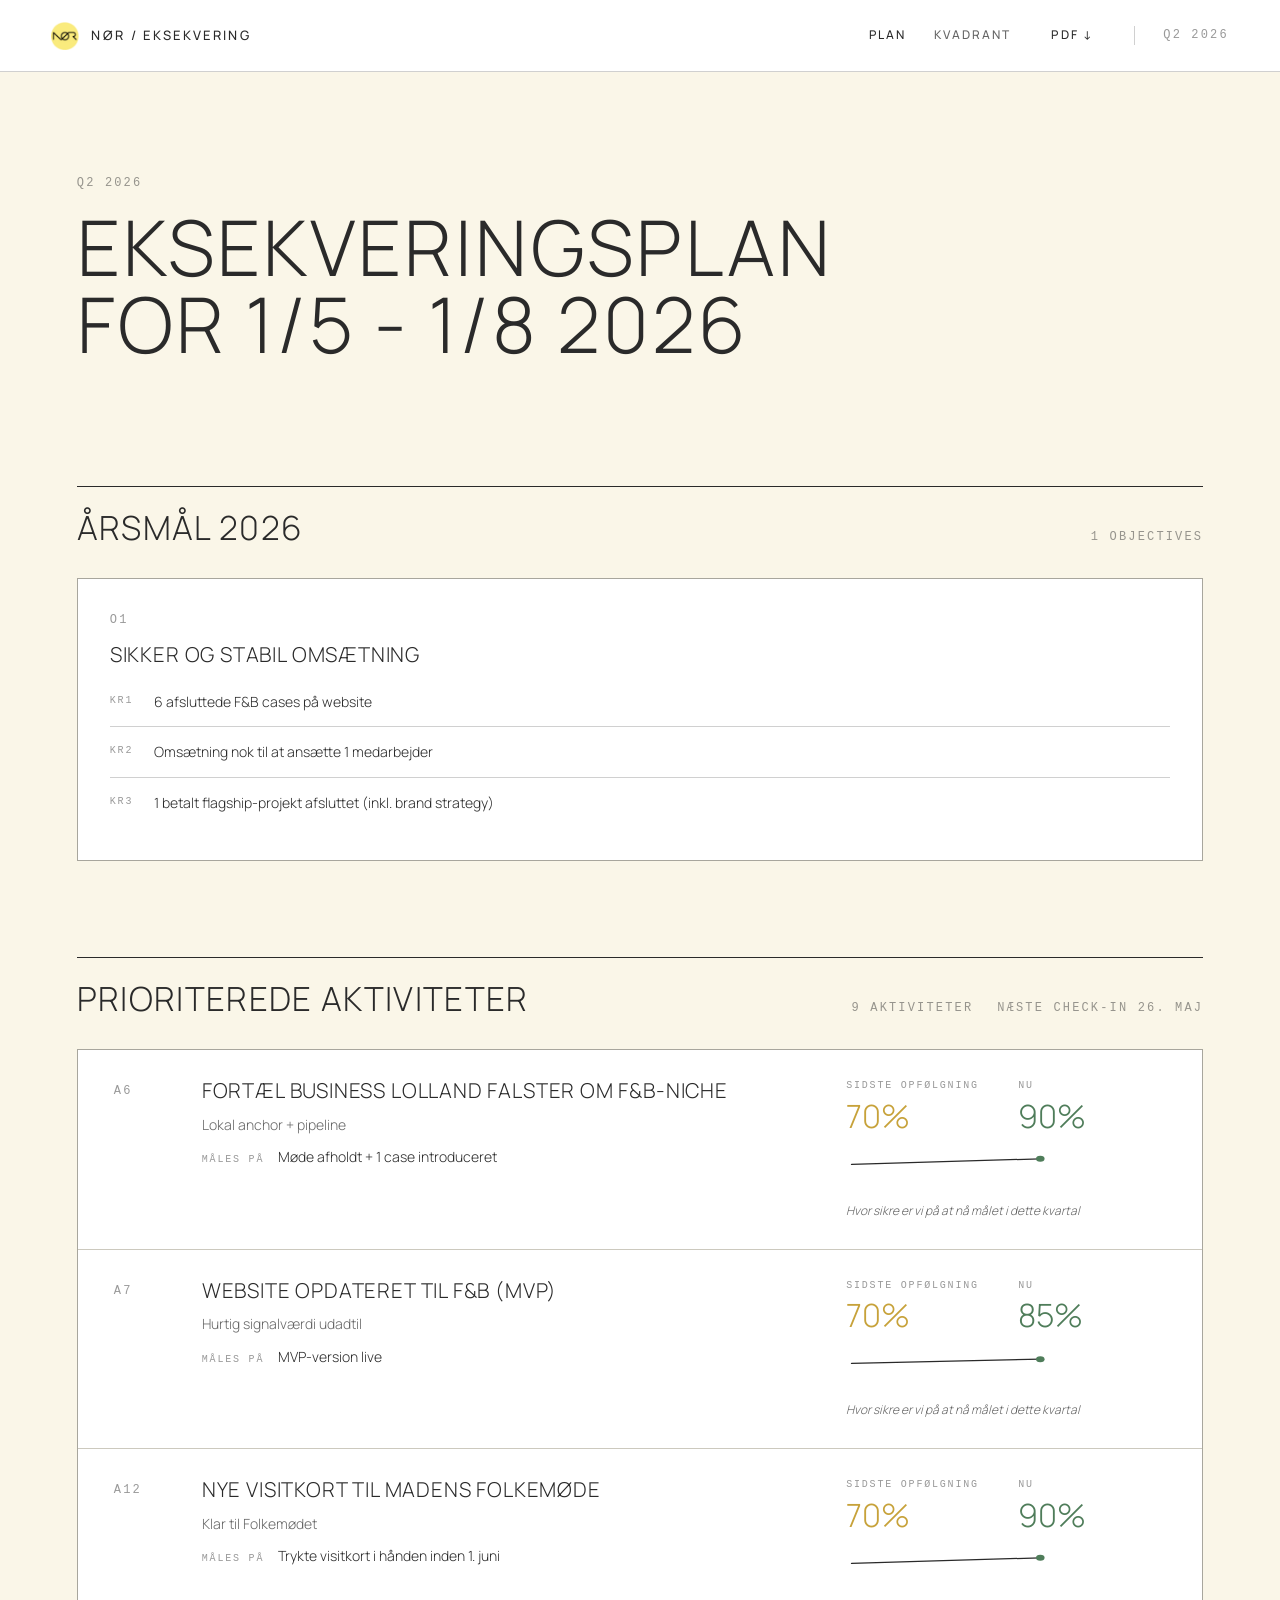
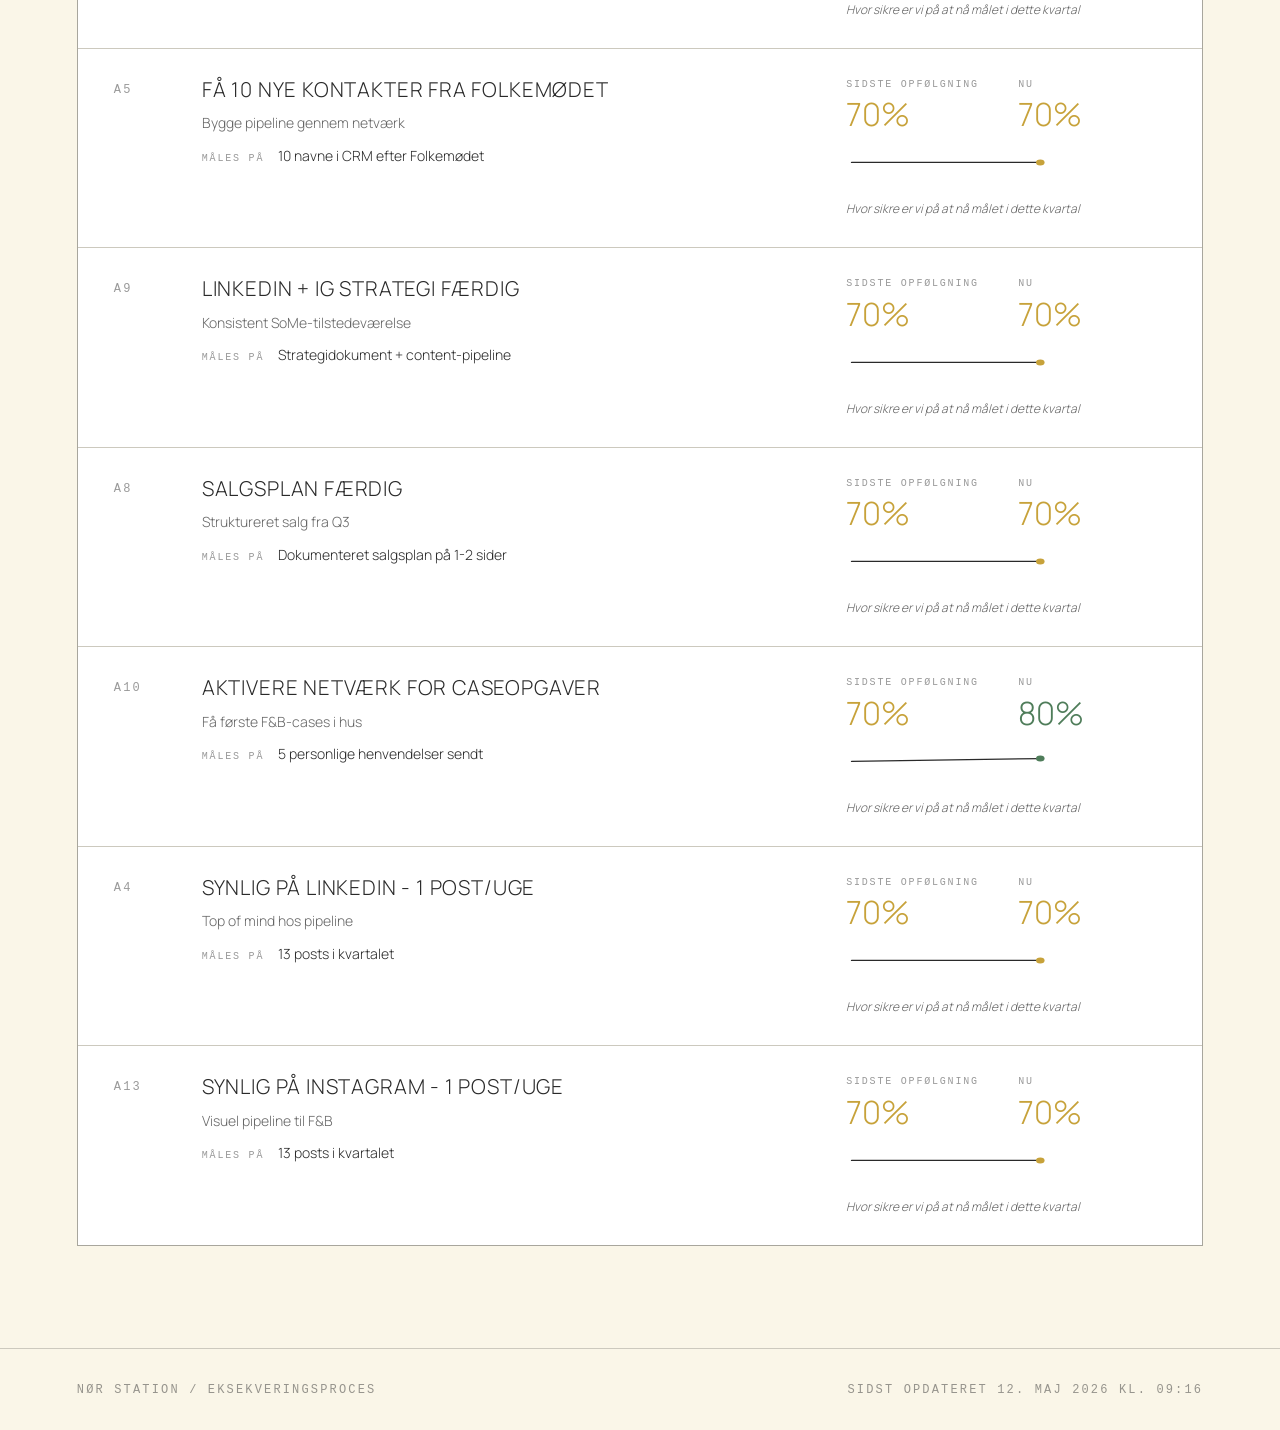
<file: nor-station/index.html>
<!doctype html>
<html lang="da">
<head>
<meta charset="utf-8" />
<meta name="viewport" content="width=device-width, initial-scale=1" />
<title>Eksekveringsplan / NØR Station Q2 2026</title>
<link rel="icon" type="image/png" href="assets/nor-mark.png" />
<link rel="stylesheet" href="assets/nor.css" />
<link rel="stylesheet" href="assets/exec.css?v=11" />
<style>@page { size: A4 portrait; margin: 12mm; }</style>
</head>
<body>
<header class="ns-header">
  <a href="index.html" class="ns-logo">
    <img src="assets/nor-mark.png" alt="NØR" />
    <span>NØR / EKSEKVERING</span>
  </a>
  <nav class="ns-nav-links">
    <a href="index.html" class="is-active">Plan</a>
    <a href="workshop.html" class="">Kvadrant</a>
    <a href="eksekveringsplan.pdf" download class="ns-nav-pdf">PDF ↓</a>
    <span class="ns-quarter">Q2 2026</span>
  </nav>
</header>
<section class="ns-intro">
  <div class="ns-intro__eyebrow">Q2 2026</div>
  <h1 class="ns-intro__title">Eksekveringsplan for 1/5 - 1/8 2026</h1>
</section>
<section class="ns-year">
  <div class="ns-year__head">
    <h2 class="ns-year__title">Årsmål 2026</h2>
    <span class="ns-year__count">1 objectives</span>
  </div>
  <div class="ns-objectives">
    <article class="ns-obj">
  <div class="ns-obj__id">O1</div>
  <h3 class="ns-obj__title">Sikker og stabil omsætning</h3>
  <ul class="ns-kr-list"><li class="ns-kr"><span class="ns-kr__id">KR1</span><span>6 afsluttede F&amp;B cases på website</span></li>
<li class="ns-kr"><span class="ns-kr__id">KR2</span><span>Omsætning nok til at ansætte 1 medarbejder</span></li>
<li class="ns-kr"><span class="ns-kr__id">KR3</span><span>1 betalt flagship-projekt afsluttet (inkl. brand strategy)</span></li></ul>
</article>
  </div>
</section>
<section class="ns-plan">
  <div class="ns-plan__head">
    <h2 class="ns-year__title">Prioriterede aktiviteter</h2>
    <div class="ns-plan__meta">
      <span>9 aktiviteter</span>
      <span>Næste check-in 26. maj</span>
    </div>
  </div>
  <div class="ns-activities">
    <article class="ns-activity">
  <div class="ns-activity__id">A6</div>
  <div class="ns-activity__main">
    <h3 class="ns-activity__title">Fortæl Business Lolland Falster om F&amp;B-niche</h3>
    <p class="ns-activity__goal">Lokal anchor + pipeline</p>
    <p class="ns-activity__measure">Møde afholdt + 1 case introduceret</p>
  </div>
  <div class="ns-activity__confidence">
    <div class="ns-conf-cell">
      <span class="ns-conf-cell__label">Sidste opfølgning</span>
      <span class="ns-conf-cell__pct" style="color: var(--nor-warning)">70%</span>
    </div>
    <div class="ns-conf-cell">
      <span class="ns-conf-cell__label">Nu</span>
      <span class="ns-conf-cell__pct" style="color: var(--nor-success)">90%</span>
    </div>
    <div class="ns-conf-cell ns-conf-cell--spark">
      <svg viewBox="0 0 140 36" class="ns-spark" xmlns="http://www.w3.org/2000/svg" preserveAspectRatio="none"><polyline points="4.0,12.4 136.0,6.8" fill="none" stroke="var(--nor-ink)" stroke-width="1.25" stroke-linecap="round" stroke-linejoin="round"/><circle cx="136.0" cy="6.8" r="3" fill="var(--nor-success)"/></svg>
      <p class="ns-conf__note">Hvor sikre er vi på at nå målet i dette kvartal</p>
    </div>
  </div>
</article>
<article class="ns-activity">
  <div class="ns-activity__id">A7</div>
  <div class="ns-activity__main">
    <h3 class="ns-activity__title">Website opdateret til F&amp;B (MVP)</h3>
    <p class="ns-activity__goal">Hurtig signalværdi udadtil</p>
    <p class="ns-activity__measure">MVP-version live</p>
  </div>
  <div class="ns-activity__confidence">
    <div class="ns-conf-cell">
      <span class="ns-conf-cell__label">Sidste opfølgning</span>
      <span class="ns-conf-cell__pct" style="color: var(--nor-warning)">70%</span>
    </div>
    <div class="ns-conf-cell">
      <span class="ns-conf-cell__label">Nu</span>
      <span class="ns-conf-cell__pct" style="color: var(--nor-success)">85%</span>
    </div>
    <div class="ns-conf-cell ns-conf-cell--spark">
      <svg viewBox="0 0 140 36" class="ns-spark" xmlns="http://www.w3.org/2000/svg" preserveAspectRatio="none"><polyline points="4.0,12.4 136.0,8.2" fill="none" stroke="var(--nor-ink)" stroke-width="1.25" stroke-linecap="round" stroke-linejoin="round"/><circle cx="136.0" cy="8.2" r="3" fill="var(--nor-success)"/></svg>
      <p class="ns-conf__note">Hvor sikre er vi på at nå målet i dette kvartal</p>
    </div>
  </div>
</article>
<article class="ns-activity">
  <div class="ns-activity__id">A12</div>
  <div class="ns-activity__main">
    <h3 class="ns-activity__title">Nye visitkort til Madens Folkemøde</h3>
    <p class="ns-activity__goal">Klar til Folkemødet</p>
    <p class="ns-activity__measure">Trykte visitkort i hånden inden 1. juni</p>
  </div>
  <div class="ns-activity__confidence">
    <div class="ns-conf-cell">
      <span class="ns-conf-cell__label">Sidste opfølgning</span>
      <span class="ns-conf-cell__pct" style="color: var(--nor-warning)">70%</span>
    </div>
    <div class="ns-conf-cell">
      <span class="ns-conf-cell__label">Nu</span>
      <span class="ns-conf-cell__pct" style="color: var(--nor-success)">90%</span>
    </div>
    <div class="ns-conf-cell ns-conf-cell--spark">
      <svg viewBox="0 0 140 36" class="ns-spark" xmlns="http://www.w3.org/2000/svg" preserveAspectRatio="none"><polyline points="4.0,12.4 136.0,6.8" fill="none" stroke="var(--nor-ink)" stroke-width="1.25" stroke-linecap="round" stroke-linejoin="round"/><circle cx="136.0" cy="6.8" r="3" fill="var(--nor-success)"/></svg>
      <p class="ns-conf__note">Hvor sikre er vi på at nå målet i dette kvartal</p>
    </div>
  </div>
</article>
<article class="ns-activity">
  <div class="ns-activity__id">A5</div>
  <div class="ns-activity__main">
    <h3 class="ns-activity__title">Få 10 nye kontakter fra Folkemødet</h3>
    <p class="ns-activity__goal">Bygge pipeline gennem netværk</p>
    <p class="ns-activity__measure">10 navne i CRM efter Folkemødet</p>
  </div>
  <div class="ns-activity__confidence">
    <div class="ns-conf-cell">
      <span class="ns-conf-cell__label">Sidste opfølgning</span>
      <span class="ns-conf-cell__pct" style="color: var(--nor-warning)">70%</span>
    </div>
    <div class="ns-conf-cell">
      <span class="ns-conf-cell__label">Nu</span>
      <span class="ns-conf-cell__pct" style="color: var(--nor-warning)">70%</span>
    </div>
    <div class="ns-conf-cell ns-conf-cell--spark">
      <svg viewBox="0 0 140 36" class="ns-spark" xmlns="http://www.w3.org/2000/svg" preserveAspectRatio="none"><polyline points="4.0,12.4 136.0,12.4" fill="none" stroke="var(--nor-ink)" stroke-width="1.25" stroke-linecap="round" stroke-linejoin="round"/><circle cx="136.0" cy="12.4" r="3" fill="var(--nor-warning)"/></svg>
      <p class="ns-conf__note">Hvor sikre er vi på at nå målet i dette kvartal</p>
    </div>
  </div>
</article>
<article class="ns-activity">
  <div class="ns-activity__id">A9</div>
  <div class="ns-activity__main">
    <h3 class="ns-activity__title">LinkedIn + IG strategi færdig</h3>
    <p class="ns-activity__goal">Konsistent SoMe-tilstedeværelse</p>
    <p class="ns-activity__measure">Strategidokument + content-pipeline</p>
  </div>
  <div class="ns-activity__confidence">
    <div class="ns-conf-cell">
      <span class="ns-conf-cell__label">Sidste opfølgning</span>
      <span class="ns-conf-cell__pct" style="color: var(--nor-warning)">70%</span>
    </div>
    <div class="ns-conf-cell">
      <span class="ns-conf-cell__label">Nu</span>
      <span class="ns-conf-cell__pct" style="color: var(--nor-warning)">70%</span>
    </div>
    <div class="ns-conf-cell ns-conf-cell--spark">
      <svg viewBox="0 0 140 36" class="ns-spark" xmlns="http://www.w3.org/2000/svg" preserveAspectRatio="none"><polyline points="4.0,12.4 136.0,12.4" fill="none" stroke="var(--nor-ink)" stroke-width="1.25" stroke-linecap="round" stroke-linejoin="round"/><circle cx="136.0" cy="12.4" r="3" fill="var(--nor-warning)"/></svg>
      <p class="ns-conf__note">Hvor sikre er vi på at nå målet i dette kvartal</p>
    </div>
  </div>
</article>
<article class="ns-activity">
  <div class="ns-activity__id">A8</div>
  <div class="ns-activity__main">
    <h3 class="ns-activity__title">Salgsplan færdig</h3>
    <p class="ns-activity__goal">Struktureret salg fra Q3</p>
    <p class="ns-activity__measure">Dokumenteret salgsplan på 1-2 sider</p>
  </div>
  <div class="ns-activity__confidence">
    <div class="ns-conf-cell">
      <span class="ns-conf-cell__label">Sidste opfølgning</span>
      <span class="ns-conf-cell__pct" style="color: var(--nor-warning)">70%</span>
    </div>
    <div class="ns-conf-cell">
      <span class="ns-conf-cell__label">Nu</span>
      <span class="ns-conf-cell__pct" style="color: var(--nor-warning)">70%</span>
    </div>
    <div class="ns-conf-cell ns-conf-cell--spark">
      <svg viewBox="0 0 140 36" class="ns-spark" xmlns="http://www.w3.org/2000/svg" preserveAspectRatio="none"><polyline points="4.0,12.4 136.0,12.4" fill="none" stroke="var(--nor-ink)" stroke-width="1.25" stroke-linecap="round" stroke-linejoin="round"/><circle cx="136.0" cy="12.4" r="3" fill="var(--nor-warning)"/></svg>
      <p class="ns-conf__note">Hvor sikre er vi på at nå målet i dette kvartal</p>
    </div>
  </div>
</article>
<article class="ns-activity">
  <div class="ns-activity__id">A10</div>
  <div class="ns-activity__main">
    <h3 class="ns-activity__title">Aktivere netværk for caseopgaver</h3>
    <p class="ns-activity__goal">Få første F&amp;B-cases i hus</p>
    <p class="ns-activity__measure">5 personlige henvendelser sendt</p>
  </div>
  <div class="ns-activity__confidence">
    <div class="ns-conf-cell">
      <span class="ns-conf-cell__label">Sidste opfølgning</span>
      <span class="ns-conf-cell__pct" style="color: var(--nor-warning)">70%</span>
    </div>
    <div class="ns-conf-cell">
      <span class="ns-conf-cell__label">Nu</span>
      <span class="ns-conf-cell__pct" style="color: var(--nor-success)">80%</span>
    </div>
    <div class="ns-conf-cell ns-conf-cell--spark">
      <svg viewBox="0 0 140 36" class="ns-spark" xmlns="http://www.w3.org/2000/svg" preserveAspectRatio="none"><polyline points="4.0,12.4 136.0,9.6" fill="none" stroke="var(--nor-ink)" stroke-width="1.25" stroke-linecap="round" stroke-linejoin="round"/><circle cx="136.0" cy="9.6" r="3" fill="var(--nor-success)"/></svg>
      <p class="ns-conf__note">Hvor sikre er vi på at nå målet i dette kvartal</p>
    </div>
  </div>
</article>
<article class="ns-activity">
  <div class="ns-activity__id">A4</div>
  <div class="ns-activity__main">
    <h3 class="ns-activity__title">Synlig på LinkedIn - 1 post/uge</h3>
    <p class="ns-activity__goal">Top of mind hos pipeline</p>
    <p class="ns-activity__measure">13 posts i kvartalet</p>
  </div>
  <div class="ns-activity__confidence">
    <div class="ns-conf-cell">
      <span class="ns-conf-cell__label">Sidste opfølgning</span>
      <span class="ns-conf-cell__pct" style="color: var(--nor-warning)">70%</span>
    </div>
    <div class="ns-conf-cell">
      <span class="ns-conf-cell__label">Nu</span>
      <span class="ns-conf-cell__pct" style="color: var(--nor-warning)">70%</span>
    </div>
    <div class="ns-conf-cell ns-conf-cell--spark">
      <svg viewBox="0 0 140 36" class="ns-spark" xmlns="http://www.w3.org/2000/svg" preserveAspectRatio="none"><polyline points="4.0,12.4 136.0,12.4" fill="none" stroke="var(--nor-ink)" stroke-width="1.25" stroke-linecap="round" stroke-linejoin="round"/><circle cx="136.0" cy="12.4" r="3" fill="var(--nor-warning)"/></svg>
      <p class="ns-conf__note">Hvor sikre er vi på at nå målet i dette kvartal</p>
    </div>
  </div>
</article>
<article class="ns-activity">
  <div class="ns-activity__id">A13</div>
  <div class="ns-activity__main">
    <h3 class="ns-activity__title">Synlig på Instagram - 1 post/uge</h3>
    <p class="ns-activity__goal">Visuel pipeline til F&amp;B</p>
    <p class="ns-activity__measure">13 posts i kvartalet</p>
  </div>
  <div class="ns-activity__confidence">
    <div class="ns-conf-cell">
      <span class="ns-conf-cell__label">Sidste opfølgning</span>
      <span class="ns-conf-cell__pct" style="color: var(--nor-warning)">70%</span>
    </div>
    <div class="ns-conf-cell">
      <span class="ns-conf-cell__label">Nu</span>
      <span class="ns-conf-cell__pct" style="color: var(--nor-warning)">70%</span>
    </div>
    <div class="ns-conf-cell ns-conf-cell--spark">
      <svg viewBox="0 0 140 36" class="ns-spark" xmlns="http://www.w3.org/2000/svg" preserveAspectRatio="none"><polyline points="4.0,12.4 136.0,12.4" fill="none" stroke="var(--nor-ink)" stroke-width="1.25" stroke-linecap="round" stroke-linejoin="round"/><circle cx="136.0" cy="12.4" r="3" fill="var(--nor-warning)"/></svg>
      <p class="ns-conf__note">Hvor sikre er vi på at nå målet i dette kvartal</p>
    </div>
  </div>
</article>
  </div>
</section>
<footer class="ns-exec-foot">
  <div>NØR Station / Eksekveringsproces</div>
  <div>Sidst opdateret 12. maj 2026 kl. 09:16</div>
</footer>
</body></html>
</file>
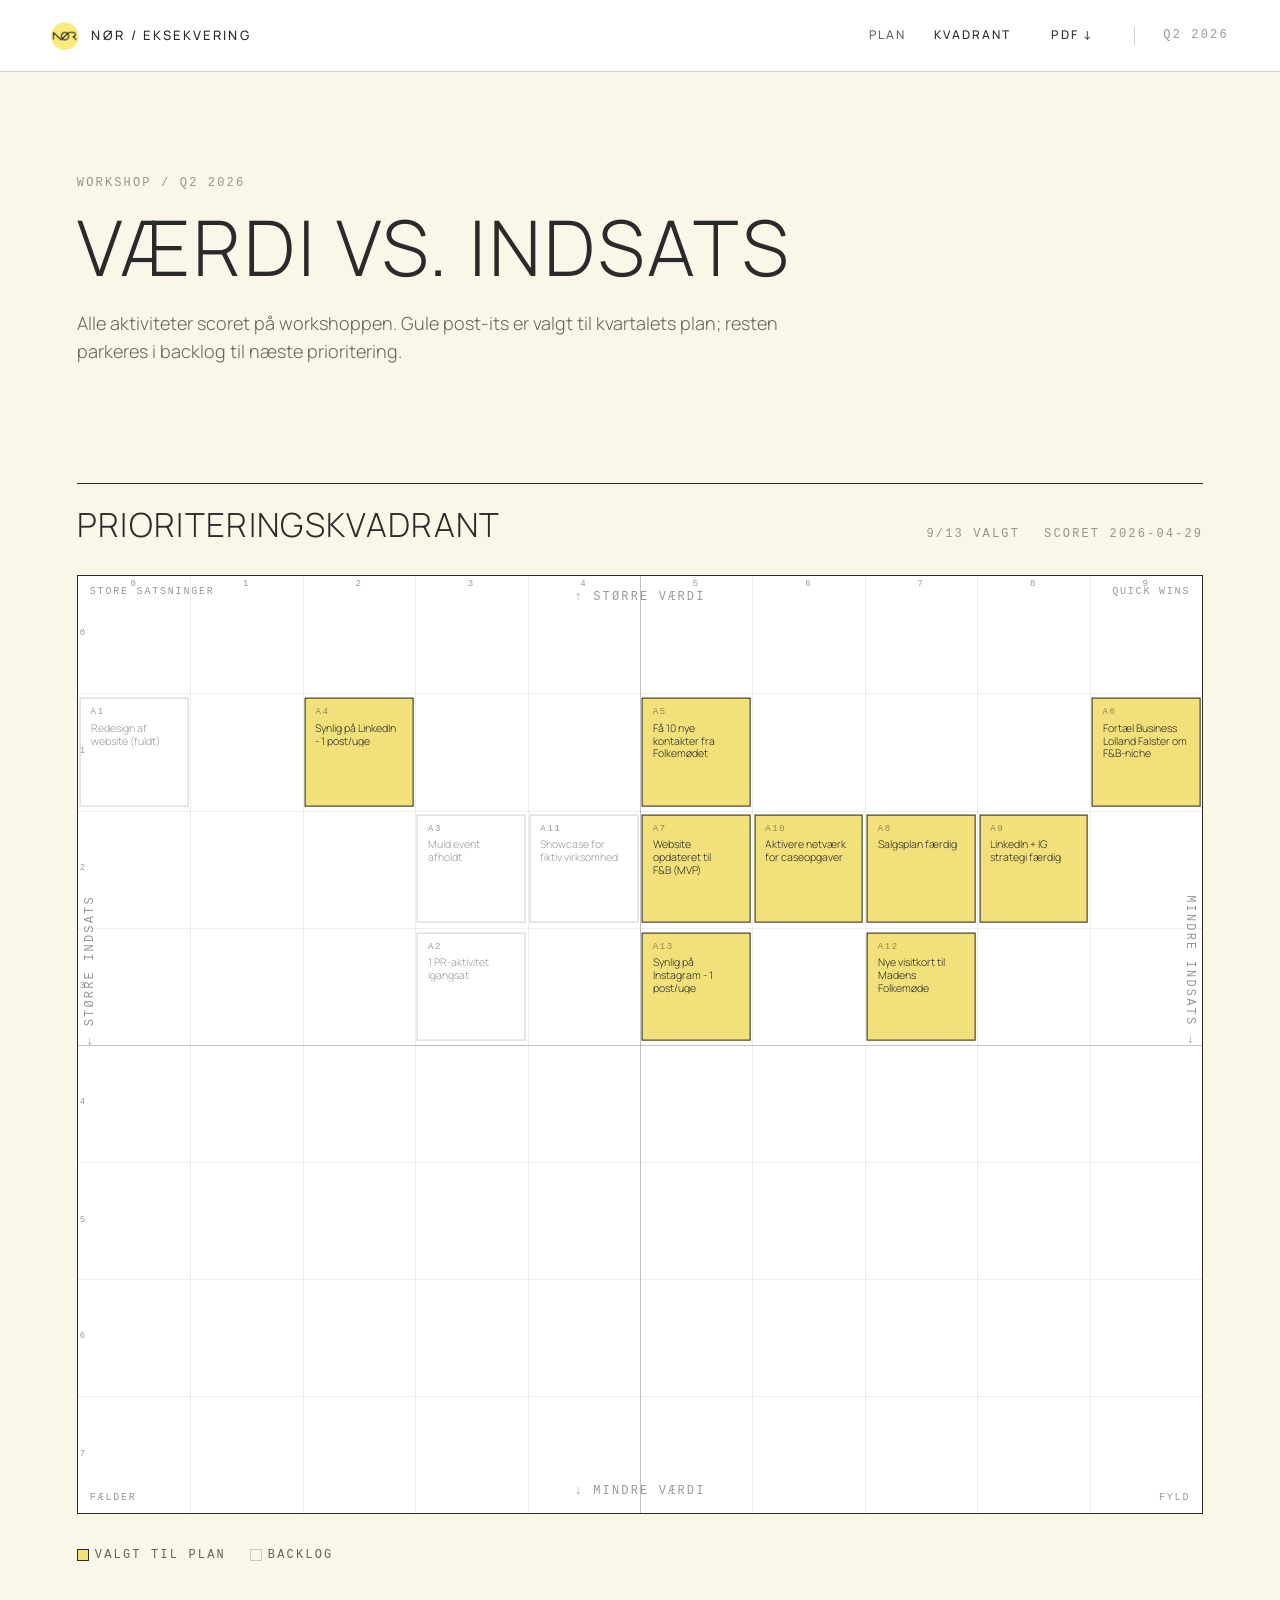
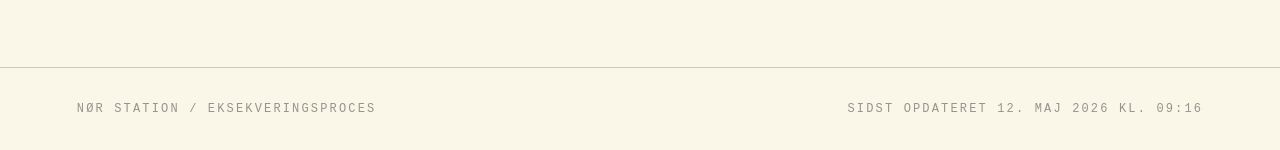
<file: nor-station/workshop.html>
<!doctype html>
<html lang="da">
<head>
<meta charset="utf-8" />
<meta name="viewport" content="width=device-width, initial-scale=1" />
<title>Workshop - NØR Station 2026-Q2</title>
<link rel="icon" type="image/png" href="assets/nor-mark.png" />
<link rel="stylesheet" href="assets/nor.css" />
<link rel="stylesheet" href="assets/exec.css?v=11" />
<style>@page { size: A4 landscape; margin: 12mm; }</style>
</head>
<body>
<header class="ns-header">
  <a href="index.html" class="ns-logo">
    <img src="assets/nor-mark.png" alt="NØR" />
    <span>NØR / EKSEKVERING</span>
  </a>
  <nav class="ns-nav-links">
    <a href="index.html" class="">Plan</a>
    <a href="workshop.html" class="is-active">Kvadrant</a>
    <a href="eksekveringsplan.pdf" download class="ns-nav-pdf">PDF ↓</a>
    <span class="ns-quarter">Q2 2026</span>
  </nav>
</header>
<section class="ns-intro">
  <div class="ns-intro__eyebrow">Workshop / Q2 2026</div>
  <h1 class="ns-intro__title">Værdi vs. Indsats</h1>
  <p class="ns-intro__lead">Alle aktiviteter scoret på workshoppen. Gule post-its er valgt til kvartalets plan; resten parkeres i backlog til næste prioritering.</p>
</section>

<section class="ns-workshop">
  <div class="ns-plan__head">
    <h2 class="ns-year__title">Prioriteringskvadrant</h2>
    <div class="ns-plan__meta">
      <span>9/13 valgt</span>
      <span>Scoret 2026-04-29</span>
    </div>
  </div>
  <div class="ns-quad">
    <div class="ns-grid-line ns-grid-line--v" style="left: 10.0%"></div>
<div class="ns-grid-line ns-grid-line--v" style="left: 20.0%"></div>
<div class="ns-grid-line ns-grid-line--v" style="left: 30.0%"></div>
<div class="ns-grid-line ns-grid-line--v" style="left: 40.0%"></div>
<div class="ns-grid-line ns-grid-line--v" style="left: 50.0%"></div>
<div class="ns-grid-line ns-grid-line--v" style="left: 60.0%"></div>
<div class="ns-grid-line ns-grid-line--v" style="left: 70.0%"></div>
<div class="ns-grid-line ns-grid-line--v" style="left: 80.0%"></div>
<div class="ns-grid-line ns-grid-line--v" style="left: 90.0%"></div>
<div class="ns-grid-line ns-grid-line--h" style="top: 12.5%"></div>
<div class="ns-grid-line ns-grid-line--h" style="top: 25.0%"></div>
<div class="ns-grid-line ns-grid-line--h" style="top: 37.5%"></div>
<div class="ns-grid-line ns-grid-line--h" style="top: 50.0%"></div>
<div class="ns-grid-line ns-grid-line--h" style="top: 62.5%"></div>
<div class="ns-grid-line ns-grid-line--h" style="top: 75.0%"></div>
<div class="ns-grid-line ns-grid-line--h" style="top: 87.5%"></div>
<span class="ns-grid-label ns-grid-label--col" style="left: 5.0%">0</span>
<span class="ns-grid-label ns-grid-label--col" style="left: 15.0%">1</span>
<span class="ns-grid-label ns-grid-label--col" style="left: 25.0%">2</span>
<span class="ns-grid-label ns-grid-label--col" style="left: 35.0%">3</span>
<span class="ns-grid-label ns-grid-label--col" style="left: 45.0%">4</span>
<span class="ns-grid-label ns-grid-label--col" style="left: 55.0%">5</span>
<span class="ns-grid-label ns-grid-label--col" style="left: 65.0%">6</span>
<span class="ns-grid-label ns-grid-label--col" style="left: 75.0%">7</span>
<span class="ns-grid-label ns-grid-label--col" style="left: 85.0%">8</span>
<span class="ns-grid-label ns-grid-label--col" style="left: 95.0%">9</span>
<span class="ns-grid-label ns-grid-label--row" style="top: 6.2%">0</span>
<span class="ns-grid-label ns-grid-label--row" style="top: 18.8%">1</span>
<span class="ns-grid-label ns-grid-label--row" style="top: 31.2%">2</span>
<span class="ns-grid-label ns-grid-label--row" style="top: 43.8%">3</span>
<span class="ns-grid-label ns-grid-label--row" style="top: 56.2%">4</span>
<span class="ns-grid-label ns-grid-label--row" style="top: 68.8%">5</span>
<span class="ns-grid-label ns-grid-label--row" style="top: 81.2%">6</span>
<span class="ns-grid-label ns-grid-label--row" style="top: 93.8%">7</span>
    <div class="ns-quad__axis-x"></div>
    <div class="ns-quad__axis-y"></div>
    <span class="ns-quad__label ns-quad__label--top">↑ Større værdi</span>
    <span class="ns-quad__label ns-quad__label--bottom">↓ Mindre værdi</span>
    <span class="ns-quad__label ns-quad__label--left">← Større indsats</span>
    <span class="ns-quad__label ns-quad__label--right">Mindre indsats →</span>
    <span class="ns-quad__corner ns-quad__corner--tl">Store satsninger</span>
    <span class="ns-quad__corner ns-quad__corner--tr">Quick wins</span>
    <span class="ns-quad__corner ns-quad__corner--bl">Fælder</span>
    <span class="ns-quad__corner ns-quad__corner--br">Fyld</span>
    <div class="ns-postit ns-postit--unselected" style="left: 5.0%; top: 18.8%;"><span class="ns-postit__id">A1</span><span class="ns-postit__text">Redesign af website (fuldt)</span></div>
<div class="ns-postit" style="left: 25.0%; top: 18.8%;"><span class="ns-postit__id">A4</span><span class="ns-postit__text">Synlig på LinkedIn - 1 post/uge</span></div>
<div class="ns-postit ns-postit--unselected" style="left: 35.0%; top: 43.8%;"><span class="ns-postit__id">A2</span><span class="ns-postit__text">1 PR-aktivitet igangsat</span></div>
<div class="ns-postit ns-postit--unselected" style="left: 35.0%; top: 31.2%;"><span class="ns-postit__id">A3</span><span class="ns-postit__text">Muld event afholdt</span></div>
<div class="ns-postit" style="left: 55.0%; top: 18.8%;"><span class="ns-postit__id">A5</span><span class="ns-postit__text">Få 10 nye kontakter fra Folkemødet</span></div>
<div class="ns-postit" style="left: 95.0%; top: 18.8%;"><span class="ns-postit__id">A6</span><span class="ns-postit__text">Fortæl Business Lolland Falster om F&amp;B-niche</span></div>
<div class="ns-postit" style="left: 55.0%; top: 31.2%;"><span class="ns-postit__id">A7</span><span class="ns-postit__text">Website opdateret til F&amp;B (MVP)</span></div>
<div class="ns-postit" style="left: 75.0%; top: 31.2%;"><span class="ns-postit__id">A8</span><span class="ns-postit__text">Salgsplan færdig</span></div>
<div class="ns-postit" style="left: 85.0%; top: 31.2%;"><span class="ns-postit__id">A9</span><span class="ns-postit__text">LinkedIn + IG strategi færdig</span></div>
<div class="ns-postit" style="left: 65.0%; top: 31.2%;"><span class="ns-postit__id">A10</span><span class="ns-postit__text">Aktivere netværk for caseopgaver</span></div>
<div class="ns-postit ns-postit--unselected" style="left: 45.0%; top: 31.2%;"><span class="ns-postit__id">A11</span><span class="ns-postit__text">Showcase for fiktiv virksomhed</span></div>
<div class="ns-postit" style="left: 75.0%; top: 43.8%;"><span class="ns-postit__id">A12</span><span class="ns-postit__text">Nye visitkort til Madens Folkemøde</span></div>
<div class="ns-postit" style="left: 55.0%; top: 43.8%;"><span class="ns-postit__id">A13</span><span class="ns-postit__text">Synlig på Instagram - 1 post/uge</span></div>
  </div>
  <div class="ns-legend">
    <span><span class="ns-legend__swatch ns-legend__swatch--selected"></span>Valgt til plan</span>
    <span><span class="ns-legend__swatch ns-legend__swatch--unselected"></span>Backlog</span>
  </div>
</section>
<footer class="ns-exec-foot">
  <div>NØR Station / Eksekveringsproces</div>
  <div>Sidst opdateret 12. maj 2026 kl. 09:16</div>
</footer>
</body></html>
</file>
<file: nor-station/assets/nor.css>
/* =========================================================
   NØR Station — Colors, Type & Foundations
   Reconstructed from norstation.com (yellow / slate brand)
   ========================================================= */

@import url('https://fonts.googleapis.com/css2?family=Manrope:wght@200;300;400;500;600;700&display=swap');

:root {
  /* ---------- Color: Brand ---------- */
  --nor-yellow:      #F2E07A;   /* primary brand surface */
  --nor-yellow-deep: #E6CF5C;   /* hover / pressed */
  --nor-slate:       #6E7B86;   /* neutral / contrast surface */
  --nor-slate-deep:  #4E5963;   /* dark slate */
  --nor-ink:         #2A2A2A;   /* type — soft black, never pure */
  --nor-ink-deep:    #1A1A1A;   /* on yellow, occasionally pure ink */
  --nor-paper:       #FFFFFF;   /* white surface */
  --nor-paper-warm:  #FAF6E8;   /* very pale yellow tint */

  /* ---------- Color: Semantic neutrals ---------- */
  --nor-fg-1:    var(--nor-ink);          /* primary text */
  --nor-fg-2:    rgba(42,42,42,0.72);     /* secondary text */
  --nor-fg-3:    rgba(42,42,42,0.48);     /* tertiary / captions */
  --nor-fg-mute: rgba(42,42,42,0.22);     /* hairlines, dividers */

  --nor-bg-1: var(--nor-paper);           /* page bg (white) */
  --nor-bg-2: var(--nor-yellow);          /* signature yellow */
  --nor-bg-3: var(--nor-slate);           /* slate */
  --nor-bg-warm: var(--nor-paper-warm);   /* tinted soft */
  --nor-bg-inverse: var(--nor-slate-deep);

  --nor-fg-on-yellow-1: var(--nor-ink);
  --nor-fg-on-yellow-2: rgba(42,42,42,0.78);
  --nor-fg-on-slate-1:  #FAF6E8;
  --nor-fg-on-slate-2:  rgba(250,246,232,0.72);

  /* ---------- Color: Status (utility, rarely used) ---------- */
  --nor-success: #4F7D5A;
  --nor-warning: #C7A23A;
  --nor-danger:  #B7553B;
  --nor-info:    #5A7891;

  /* ---------- Type: Families ---------- */
  --nor-font-display: 'Manrope', 'Helvetica Neue', Helvetica, Arial, system-ui, sans-serif;
  --nor-font-body:    'Manrope', 'Helvetica Neue', Helvetica, Arial, system-ui, sans-serif;
  --nor-font-mono:    ui-monospace, 'SFMono-Regular', Menlo, Consolas, monospace;

  /* ---------- Type: Weights ----------
     The wordmark is THIN linework. Display headlines lean light/regular,
     not heavy. Bold is reserved for small UI labels. */
  --nor-w-thin:      200;
  --nor-w-light:     300;
  --nor-w-regular:   400;
  --nor-w-medium:    500;
  --nor-w-semibold:  600;
  --nor-w-bold:      700;

  /* ---------- Type: Sizes (fluid) ---------- */
  --nor-fs-mega:    clamp(56px, 9vw, 144px);
  --nor-fs-h1:      clamp(40px, 6vw, 88px);
  --nor-fs-h2:      clamp(32px, 4.5vw, 64px);
  --nor-fs-h3:      clamp(22px, 2.6vw, 36px);
  --nor-fs-h4:      clamp(18px, 1.6vw, 22px);
  --nor-fs-lead:    clamp(18px, 1.4vw, 22px);
  --nor-fs-body:    16px;
  --nor-fs-small:   14px;
  --nor-fs-eyebrow: 12px;
  --nor-fs-caption: 11px;

  /* ---------- Type: Tracking ---------- */
  --nor-tr-tight:    -0.005em;   /* light display still wants room */
  --nor-tr-normal:    0em;
  --nor-tr-display:   0.04em;    /* display all-caps gets airy spacing */
  --nor-tr-eyebrow:   0.18em;
  --nor-tr-wide:      0.28em;    /* like the "STATION" wordmark */

  /* ---------- Type: Line height ---------- */
  --nor-lh-display: 1.0;
  --nor-lh-tight:   1.1;
  --nor-lh-normal:  1.55;
  --nor-lh-loose:   1.75;

  /* ---------- Spacing (8px base) ---------- */
  --nor-s-1:  4px;
  --nor-s-2:  8px;
  --nor-s-3:  12px;
  --nor-s-4:  16px;
  --nor-s-5:  24px;
  --nor-s-6:  32px;
  --nor-s-7:  48px;
  --nor-s-8:  64px;
  --nor-s-9:  96px;
  --nor-s-10: 128px;
  --nor-s-11: 160px;
  --nor-s-12: 200px;

  --nor-section-y: clamp(80px, 12vw, 200px);
  --nor-section-x: clamp(24px, 6vw, 96px);

  /* ---------- Layout ---------- */
  --nor-container: 1440px;
  --nor-gutter: clamp(16px, 2vw, 32px);
  --nor-header-h: 72px;

  /* ---------- Border / radius / shadow ---------- */
  --nor-hairline: 1px solid var(--nor-ink);
  --nor-hairline-mute: 1px solid var(--nor-fg-mute);
  --nor-radius: 0px;
  --nor-radius-circle: 50%;   /* the brand uses circular crops a lot */

  --nor-shadow-none: none;
  --nor-shadow-menu: 0 24px 40px -16px rgba(42,42,42,0.10);
  --nor-shadow-overlay: 0 40px 80px -32px rgba(42,42,42,0.18);

  /* ---------- Motion ---------- */
  --nor-ease:        cubic-bezier(0.22, 0.61, 0.36, 1);
  --nor-dur-fast:    150ms;
  --nor-dur-normal:  300ms;
  --nor-dur-slow:    600ms;
}

html, body {
  background: var(--nor-bg-2); /* yellow is the default brand surface */
  color: var(--nor-fg-1);
  font-family: var(--nor-font-body);
  font-size: var(--nor-fs-body);
  font-weight: var(--nor-w-light);
  line-height: var(--nor-lh-normal);
  -webkit-font-smoothing: antialiased;
  text-rendering: optimizeLegibility;
}

h1, h2, h3, h4, h5, h6 {
  font-family: var(--nor-font-display);
  font-weight: var(--nor-w-light);    /* thin linework feel */
  text-transform: uppercase;
  letter-spacing: var(--nor-tr-display);
  line-height: var(--nor-lh-display);
  margin: 0;
  color: var(--nor-fg-1);
  text-wrap: balance;
}

h1 { font-size: var(--nor-fs-h1); }
h2 { font-size: var(--nor-fs-h2); }
h3 { font-size: var(--nor-fs-h3); }
h4 { font-size: var(--nor-fs-h4); letter-spacing: var(--nor-tr-eyebrow); font-weight: var(--nor-w-medium); }
h5, h6 {
  font-size: var(--nor-fs-eyebrow);
  letter-spacing: var(--nor-tr-eyebrow);
  font-weight: var(--nor-w-medium);
}

.nor-mega {
  font-family: var(--nor-font-display);
  font-size: var(--nor-fs-mega);
  font-weight: var(--nor-w-light);
  text-transform: uppercase;
  line-height: var(--nor-lh-display);
  letter-spacing: var(--nor-tr-display);
  text-wrap: balance;
}

.nor-eyebrow {
  font-size: var(--nor-fs-eyebrow);
  font-weight: var(--nor-w-medium);
  text-transform: uppercase;
  letter-spacing: var(--nor-tr-eyebrow);
  color: var(--nor-fg-2);
}

.nor-lead {
  font-size: var(--nor-fs-lead);
  line-height: var(--nor-lh-normal);
  color: var(--nor-fg-1);
  font-weight: var(--nor-w-light);
  text-wrap: pretty;
}

p {
  font-size: var(--nor-fs-body);
  line-height: var(--nor-lh-loose);
  font-weight: var(--nor-w-light);
  color: var(--nor-fg-1);
  margin: 0 0 1em;
  text-wrap: pretty;
}

small, .nor-small { font-size: var(--nor-fs-small); color: var(--nor-fg-2); }
.nor-caption { font-size: var(--nor-fs-caption); color: var(--nor-fg-3); letter-spacing: var(--nor-tr-eyebrow); text-transform: uppercase; }

a {
  color: inherit;
  text-decoration: none;
  border-bottom: 1px solid currentColor;
  transition: opacity var(--nor-dur-fast) var(--nor-ease);
}
a:hover { opacity: 0.6; }

code, pre, kbd { font-family: var(--nor-font-mono); font-size: 0.92em; }

hr { border: 0; border-top: var(--nor-hairline); margin: var(--nor-s-7) 0; }

/* ========== Buttons ========== */
.nor-btn {
  display: inline-flex;
  align-items: center;
  gap: var(--nor-s-3);
  padding: 14px 28px;
  white-space: nowrap;
  border: 1px solid var(--nor-ink);
  background: transparent;
  color: var(--nor-fg-1);
  font-family: var(--nor-font-display);
  font-size: var(--nor-fs-eyebrow);
  font-weight: var(--nor-w-medium);
  letter-spacing: var(--nor-tr-eyebrow);
  text-transform: uppercase;
  cursor: pointer;
  border-radius: var(--nor-radius);
  transition: background var(--nor-dur-normal) var(--nor-ease),
              color var(--nor-dur-normal) var(--nor-ease);
}
.nor-btn:hover { background: var(--nor-ink); color: var(--nor-yellow); }
.nor-btn--primary { background: var(--nor-ink); color: var(--nor-yellow); }
.nor-btn--primary:hover { background: var(--nor-slate-deep); color: var(--nor-yellow); }
.nor-btn--ghost { border-color: transparent; padding-left: 0; padding-right: 0; }
.nor-btn--ghost:hover { background: transparent; opacity: 0.6; }

/* ========== Inverse (slate) ========== */
.nor-inverse {
  background: var(--nor-bg-inverse);
  color: var(--nor-fg-on-slate-1);
}
.nor-inverse h1, .nor-inverse h2, .nor-inverse h3, .nor-inverse h4,
.nor-inverse p, .nor-inverse a { color: var(--nor-fg-on-slate-1); }
.nor-inverse .nor-eyebrow { color: var(--nor-fg-on-slate-2); }
.nor-inverse .nor-btn { border-color: var(--nor-fg-on-slate-1); color: var(--nor-fg-on-slate-1); }
.nor-inverse .nor-btn:hover { background: var(--nor-yellow); color: var(--nor-ink); border-color: var(--nor-yellow); }

/* ========== Layout helpers ========== */
.nor-container {
  max-width: var(--nor-container);
  margin: 0 auto;
  padding-inline: var(--nor-section-x);
}
.nor-section { padding-block: var(--nor-section-y); }
.nor-stack > * + * { margin-top: var(--nor-s-5); }
.nor-stack-lg > * + * { margin-top: var(--nor-s-7); }

/* ========== Brand circle (signature framing device) ========== */
.nor-circle {
  border-radius: 50%;
  aspect-ratio: 1 / 1;
  display: flex;
  align-items: center;
  justify-content: center;
  background: var(--nor-yellow);
}
</file>
<file: nor-station/assets/exec.css>
/* =========================================================
   NØR Station - Execution / OKR view styles
   Built on top of nor.css (NØR design system)
   ========================================================= */

* { box-sizing: border-box; }
html, body { margin: 0; }
body {
  background: var(--nor-paper-warm);
  color: var(--nor-ink);
}

/* ---------- Header ---------- */
.ns-header {
  position: sticky; top: 0; z-index: 50;
  display: flex; align-items: center; justify-content: space-between;
  padding: 16px clamp(20px, 4vw, 56px);
  height: var(--nor-header-h);
  background: var(--nor-paper);
  border-bottom: var(--nor-hairline-mute);
}
.ns-logo {
  display: flex; align-items: center; gap: 12px;
  font-family: var(--nor-font-display);
  font-weight: var(--nor-w-medium);
  font-size: 13px;
  letter-spacing: var(--nor-tr-eyebrow);
  text-transform: uppercase;
  color: var(--nor-ink);
  border: 0;
}
.ns-logo img { height: 28px; width: 28px; }
.ns-nav-links {
  display: flex; align-items: center; gap: 28px;
}
.ns-nav-links a {
  font-size: var(--nor-fs-eyebrow);
  font-weight: var(--nor-w-medium);
  letter-spacing: var(--nor-tr-eyebrow);
  text-transform: uppercase;
  color: var(--nor-fg-2);
  border: 0;
  transition: color var(--nor-dur-fast) var(--nor-ease);
}
.ns-nav-links a:hover, .ns-nav-links a.is-active { color: var(--nor-ink); }
.ns-nav-pdf {
  border: 1px solid var(--nor-ink);
  padding: 6px 12px;
  color: var(--nor-ink) !important;
}
.ns-nav-pdf:hover { background: var(--nor-ink); color: var(--nor-yellow) !important; }
.ns-quarter {
  font-family: var(--nor-font-mono);
  font-size: var(--nor-fs-eyebrow);
  letter-spacing: var(--nor-tr-eyebrow);
  text-transform: uppercase;
  color: var(--nor-fg-3);
  padding-left: 28px;
  border-left: var(--nor-hairline-mute);
}

/* ---------- Page intro ---------- */
.ns-intro {
  max-width: var(--nor-container);
  margin: 0 auto;
  padding: clamp(48px, 8vw, 120px) clamp(24px, 6vw, 96px) clamp(24px, 4vw, 56px);
}
.ns-intro__eyebrow {
  font-family: var(--nor-font-mono);
  font-size: var(--nor-fs-eyebrow);
  letter-spacing: var(--nor-tr-eyebrow);
  text-transform: uppercase;
  color: var(--nor-fg-3);
  margin-bottom: 16px;
}
.ns-intro__title {
  font-family: var(--nor-font-display);
  font-size: var(--nor-fs-h1);
  font-weight: var(--nor-w-light);
  letter-spacing: var(--nor-tr-display);
  text-transform: uppercase;
  line-height: var(--nor-lh-display);
  margin: 0 0 24px;
  text-wrap: balance;
}
.ns-intro__lead {
  font-size: var(--nor-fs-lead);
  font-weight: var(--nor-w-light);
  line-height: var(--nor-lh-normal);
  max-width: 64ch;
  color: var(--nor-fg-2);
}

/* ---------- Year objectives ---------- */
.ns-year {
  max-width: var(--nor-container);
  margin: 0 auto;
  padding: clamp(24px, 4vw, 48px) clamp(24px, 6vw, 96px);
}
.ns-year__head {
  display: flex; align-items: baseline; justify-content: space-between;
  border-top: var(--nor-hairline);
  padding-top: 24px;
  margin-bottom: 32px;
}
.ns-year__title {
  font-family: var(--nor-font-display);
  font-size: var(--nor-fs-h3);
  font-weight: var(--nor-w-light);
  letter-spacing: var(--nor-tr-display);
  text-transform: uppercase;
  margin: 0;
}
.ns-year__count {
  font-family: var(--nor-font-mono);
  font-size: var(--nor-fs-eyebrow);
  letter-spacing: var(--nor-tr-eyebrow);
  text-transform: uppercase;
  color: var(--nor-fg-3);
}
.ns-objectives {
  display: grid; grid-template-columns: repeat(auto-fit, minmax(320px, 1fr));
  gap: 1px;
  background: var(--nor-fg-mute);
  border: var(--nor-hairline-mute);
}
.ns-obj { background: var(--nor-paper); padding: 32px; }
.ns-obj__id {
  font-family: var(--nor-font-mono);
  font-size: var(--nor-fs-eyebrow);
  letter-spacing: var(--nor-tr-eyebrow);
  text-transform: uppercase;
  color: var(--nor-fg-3);
  margin-bottom: 12px;
}
.ns-obj__title {
  font-family: var(--nor-font-display);
  font-size: var(--nor-fs-h4);
  font-weight: var(--nor-w-light);
  letter-spacing: var(--nor-tr-display);
  text-transform: uppercase;
  margin: 0 0 24px;
  text-wrap: balance;
  line-height: 1.2;
}
.ns-kr-list { list-style: none; padding: 0; margin: 0; }
.ns-kr {
  display: flex; gap: 12px; align-items: flex-start;
  padding: 14px 0;
  border-top: var(--nor-hairline-mute);
  font-size: var(--nor-fs-small);
  font-weight: var(--nor-w-light);
  line-height: var(--nor-lh-normal);
}
.ns-kr:first-child { border-top: 0; padding-top: 0; }
.ns-kr__id {
  font-family: var(--nor-font-mono);
  font-size: 10px;
  letter-spacing: var(--nor-tr-eyebrow);
  color: var(--nor-fg-3);
  flex: 0 0 32px;
  padding-top: 2px;
}

/* ---------- Plan / activity grid ---------- */
.ns-plan {
  max-width: var(--nor-container);
  margin: 0 auto;
  padding: clamp(24px, 4vw, 48px) clamp(24px, 6vw, 96px) clamp(64px, 8vw, 128px);
}
.ns-plan__head {
  display: flex; align-items: baseline; justify-content: space-between;
  border-top: var(--nor-hairline);
  padding-top: 24px;
  margin-bottom: 32px;
}
.ns-plan__meta {
  display: flex; gap: 24px;
  font-family: var(--nor-font-mono);
  font-size: var(--nor-fs-eyebrow);
  letter-spacing: var(--nor-tr-eyebrow);
  text-transform: uppercase;
  color: var(--nor-fg-3);
}

.ns-activities {
  display: grid; gap: 1px;
  background: var(--nor-fg-mute);
  border: var(--nor-hairline-mute);
}
.ns-activity {
  background: var(--nor-paper);
  padding: 28px clamp(24px, 3vw, 36px);
  display: grid;
  grid-template-columns: 56px minmax(0, 1fr) 320px;
  gap: 32px;
  align-items: start;
}
@media (max-width: 900px) {
  .ns-activity {
    grid-template-columns: 1fr;
    gap: 16px;
  }
}

.ns-plan__hint {
  font-size: var(--nor-fs-small);
  color: var(--nor-fg-2);
  font-weight: var(--nor-w-light);
  margin: 0 0 24px;
  font-style: italic;
}

.ns-activity__id {
  font-family: var(--nor-font-mono);
  font-size: var(--nor-fs-eyebrow);
  letter-spacing: var(--nor-tr-eyebrow);
  color: var(--nor-fg-3);
  padding-top: 4px;
}
.ns-activity__main {}
.ns-activity__title {
  font-family: var(--nor-font-display);
  font-size: var(--nor-fs-h4);
  font-weight: var(--nor-w-light);
  letter-spacing: var(--nor-tr-display);
  text-transform: uppercase;
  margin: 0 0 10px;
  line-height: 1.2;
}
.ns-activity__goal {
  font-size: var(--nor-fs-small);
  color: var(--nor-fg-2);
  font-weight: var(--nor-w-light);
  margin: 0 0 8px;
}
.ns-activity__measure {
  font-size: var(--nor-fs-small);
  color: var(--nor-fg-1);
  font-weight: var(--nor-w-light);
  margin: 0;
}
.ns-activity__measure::before {
  content: "Måles på ";
  font-family: var(--nor-font-mono);
  font-size: 10px;
  letter-spacing: var(--nor-tr-eyebrow);
  text-transform: uppercase;
  color: var(--nor-fg-3);
  margin-right: 6px;
}

.ns-activity__owner {
  display: flex; flex-direction: column; gap: 8px;
  font-size: var(--nor-fs-small);
}
.ns-meta-pair {
  display: flex; flex-direction: column; gap: 2px;
}
.ns-meta-pair__label {
  font-family: var(--nor-font-mono);
  font-size: 10px;
  letter-spacing: var(--nor-tr-eyebrow);
  text-transform: uppercase;
  color: var(--nor-fg-3);
}
.ns-meta-pair__value {
  font-size: var(--nor-fs-small);
  color: var(--nor-fg-1);
  font-weight: var(--nor-w-light);
}
.ns-meta-pair__value--late { color: var(--nor-danger); }
.ns-meta-pair__value--soon { color: var(--nor-warning); }

.ns-activity__confidence {
  display: grid;
  grid-template-columns: 1fr 1fr;
  gap: 16px 24px;
  align-items: start;
}
.ns-conf-cell {
  display: flex; flex-direction: column; gap: 6px;
}
.ns-conf-cell--spark {
  grid-column: 1 / -1;
  margin-top: 4px;
}
.ns-conf-cell__label {
  font-family: var(--nor-font-mono);
  font-size: 10px;
  letter-spacing: var(--nor-tr-eyebrow);
  text-transform: uppercase;
  color: var(--nor-fg-3);
}
.ns-conf-cell__pct {
  font-family: var(--nor-font-display);
  font-size: 32px;
  font-weight: var(--nor-w-light);
  letter-spacing: var(--nor-tr-tight);
  line-height: 1;
}
.ns-conf-cell__pct--empty { color: var(--nor-fg-3); }
.ns-spark {
  width: 100%; max-width: 200px; height: 36px; display: block;
}
.ns-conf__note {
  font-size: 12px;
  color: var(--nor-fg-2);
  font-style: italic;
  font-weight: var(--nor-w-light);
  margin: 6px 0 0;
  text-wrap: pretty;
}

/* ---------- Footer ---------- */
.ns-exec-foot {
  max-width: var(--nor-container);
  margin: 0 auto;
  padding: 32px clamp(24px, 6vw, 96px);
  border-top: var(--nor-hairline-mute);
  display: flex; justify-content: space-between;
  font-family: var(--nor-font-mono);
  font-size: var(--nor-fs-eyebrow);
  letter-spacing: var(--nor-tr-eyebrow);
  text-transform: uppercase;
  color: var(--nor-fg-3);
}

/* ---------- Workshop / kvadrant ---------- */
.ns-workshop {
  max-width: var(--nor-container);
  margin: 0 auto;
  padding: clamp(24px, 4vw, 48px) clamp(24px, 6vw, 96px) clamp(64px, 8vw, 128px);
}
.ns-quad {
  position: relative;
  width: 100%;
  aspect-ratio: 1.2 / 1;
  background: var(--nor-paper);
  border: var(--nor-hairline);
  margin-top: 24px;
  overflow: visible;
}
.ns-quad__axis-x, .ns-quad__axis-y {
  position: absolute;
  background: var(--nor-fg-mute);
}
.ns-quad__axis-x {
  left: 0; right: 0; top: 50%;
  height: 1px;
}
.ns-quad__axis-y {
  top: 0; bottom: 0; left: 50%;
  width: 1px;
}
.ns-quad__label {
  position: absolute;
  font-family: var(--nor-font-mono);
  font-size: var(--nor-fs-eyebrow);
  letter-spacing: var(--nor-tr-eyebrow);
  text-transform: uppercase;
  color: var(--nor-fg-3);
}
.ns-quad__label--top    { top: 12px; left: 50%; transform: translateX(-50%); }
.ns-quad__label--bottom { bottom: 12px; left: 50%; transform: translateX(-50%); }
.ns-quad__label--left   { left: 12px; top: 50%; transform: translateY(-50%) rotate(-90deg); transform-origin: left center; }
.ns-quad__label--right  { right: 12px; top: 50%; transform: translateY(-50%) rotate(90deg); transform-origin: right center; }
.ns-quad__corner {
  position: absolute;
  font-family: var(--nor-font-mono);
  font-size: 10px;
  letter-spacing: var(--nor-tr-eyebrow);
  text-transform: uppercase;
  color: var(--nor-fg-3);
  padding: 8px 12px;
}
.ns-quad__corner--tl { top: 0; left: 0; }
.ns-quad__corner--tr { top: 0; right: 0; text-align: right; }
.ns-quad__corner--bl { bottom: 0; left: 0; }
.ns-quad__corner--br { bottom: 0; right: 0; text-align: right; }

/* Grid overlay (for assigning positions) */
.ns-grid-line {
  position: absolute;
  background: var(--nor-fg-mute);
  opacity: 0.35;
  pointer-events: none;
  z-index: 0;
}
.ns-grid-line--v { top: 0; bottom: 0; width: 1px; }
.ns-grid-line--h { left: 0; right: 0; height: 1px; }
.ns-grid-label {
  position: absolute;
  font-family: var(--nor-font-mono);
  font-size: 9px;
  letter-spacing: var(--nor-tr-eyebrow);
  color: var(--nor-fg-3);
  pointer-events: none;
  z-index: 0;
}
.ns-grid-label--col { top: 2px; transform: translateX(-50%); }
.ns-grid-label--row { left: 2px; transform: translateY(-50%); }

/* ============== Print / PDF ============== */
@media print {
  * { -webkit-print-color-adjust: exact !important; print-color-adjust: exact !important; }
  html, body { background: var(--nor-paper-warm) !important; }
  .ns-header { display: none; }
  .ns-grid-line, .ns-grid-label { display: none; }

  /* Compact intro */
  .ns-intro { padding: 4mm 0 6mm; }
  .ns-intro__title { font-size: 28pt; line-height: 1.05; }
  .ns-intro__eyebrow { margin-bottom: 6px; }

  /* Year objectives */
  .ns-year { padding: 4mm 0 6mm; }
  .ns-year__head { padding-top: 8px; margin-bottom: 12px; }
  .ns-year__title { font-size: 14pt; }
  .ns-objectives { background: transparent; border: none; gap: 0; }
  .ns-obj { border: 1px solid var(--nor-fg-mute); padding: 14px 18px; }
  .ns-obj__title { font-size: 12pt; margin-bottom: 12px; }
  .ns-obj, .ns-activity { break-inside: avoid; page-break-inside: avoid; }

  /* Plan section */
  .ns-plan { padding: 2mm 0 4mm; }
  .ns-plan__head { padding-top: 8px; margin-bottom: 10px; break-after: avoid; page-break-after: avoid; }

  /* Activity cards: no grey-grid hack in print, use borders directly */
  .ns-activities { background: transparent; border: none; gap: 0; display: block; }
  .ns-activity {
    background: transparent;
    border-top: 1px solid var(--nor-fg-mute);
    padding: 12px 0;
    grid-template-columns: 40px 1fr 280px;
    gap: 18px;
  }
  .ns-activity:first-child { border-top: 1px solid var(--nor-ink); }
  .ns-activity:last-child { border-bottom: 1px solid var(--nor-fg-mute); }
  .ns-activity__title { font-size: 11pt; margin-bottom: 6px; }
  .ns-activity__goal, .ns-activity__measure { font-size: 9pt; margin-bottom: 4px; }
  .ns-conf-cell__pct { font-size: 22pt; }
  .ns-conf__note { font-size: 9pt; }

  /* Workshop / kvadrant landscape page — hide page intro to fit on one page */
  body:has(.ns-workshop) .ns-intro { display: none; }
  .ns-workshop { padding: 0; page-break-inside: avoid; break-inside: avoid; }
  .ns-workshop .ns-plan__head { margin: 4mm 0 6px; padding-top: 0; border-top: none; }
  .ns-workshop .ns-year__title { font-size: 18pt; }
  .ns-quad {
    aspect-ratio: auto !important;
    width: 100%;
    height: 145mm !important;
    margin-top: 4mm;
    page-break-inside: avoid;
    break-inside: avoid;
  }
  .ns-postit {
    width: 70px !important;
    height: 70px !important;
    padding: 5px 7px !important;
    font-size: 8pt !important;
    line-height: 1.15 !important;
    gap: 2px !important;
  }
  .ns-postit__id { font-size: 6.5pt !important; }
  .ns-postit__text { -webkit-line-clamp: 4; }
  .ns-quad__corner { padding: 4px 8px; font-size: 7pt; }
  .ns-quad__label { font-size: 7.5pt; }
  .ns-legend { margin-top: 6px; font-size: 8pt; }

  .ns-exec-foot { padding: 4mm 0 2mm; border-top: 1px solid var(--nor-fg-mute); }
}

.ns-postit {
  position: absolute;
  transform: translate(-50%, -50%);
  background: var(--nor-yellow);
  width: clamp(70px, 8.5vw, 110px);
  aspect-ratio: 1 / 1;
  box-sizing: border-box;
  padding: 8px 10px;
  display: flex;
  flex-direction: column;
  justify-content: flex-start;
  gap: 4px;
  font-size: 10.5px;
  font-weight: var(--nor-w-light);
  line-height: 1.2;
  border: 1px solid var(--nor-ink);
  cursor: default;
  z-index: 2;
  overflow: hidden;
  text-wrap: pretty;
}
.ns-postit--unselected {
  background: transparent;
  border-color: var(--nor-fg-mute);
  color: var(--nor-fg-3);
  z-index: 1;
}
.ns-postit__id {
  font-family: var(--nor-font-mono);
  font-size: 9px;
  letter-spacing: var(--nor-tr-eyebrow);
  text-transform: uppercase;
  color: var(--nor-fg-3);
  display: block;
  flex-shrink: 0;
}
.ns-postit__text {
  display: -webkit-box;
  -webkit-line-clamp: 5;
  -webkit-box-orient: vertical;
  overflow: hidden;
}

.ns-legend {
  display: flex; gap: 24px;
  margin-top: 32px;
  font-family: var(--nor-font-mono);
  font-size: var(--nor-fs-eyebrow);
  letter-spacing: var(--nor-tr-eyebrow);
  text-transform: uppercase;
  color: var(--nor-fg-2);
}
.ns-legend__swatch {
  display: inline-block;
  width: 12px; height: 12px;
  margin-right: 6px;
  vertical-align: middle;
  border: 1px solid var(--nor-ink);
}
.ns-legend__swatch--selected { background: var(--nor-yellow); }
.ns-legend__swatch--unselected { background: transparent; border-color: var(--nor-fg-mute); }
</file>
